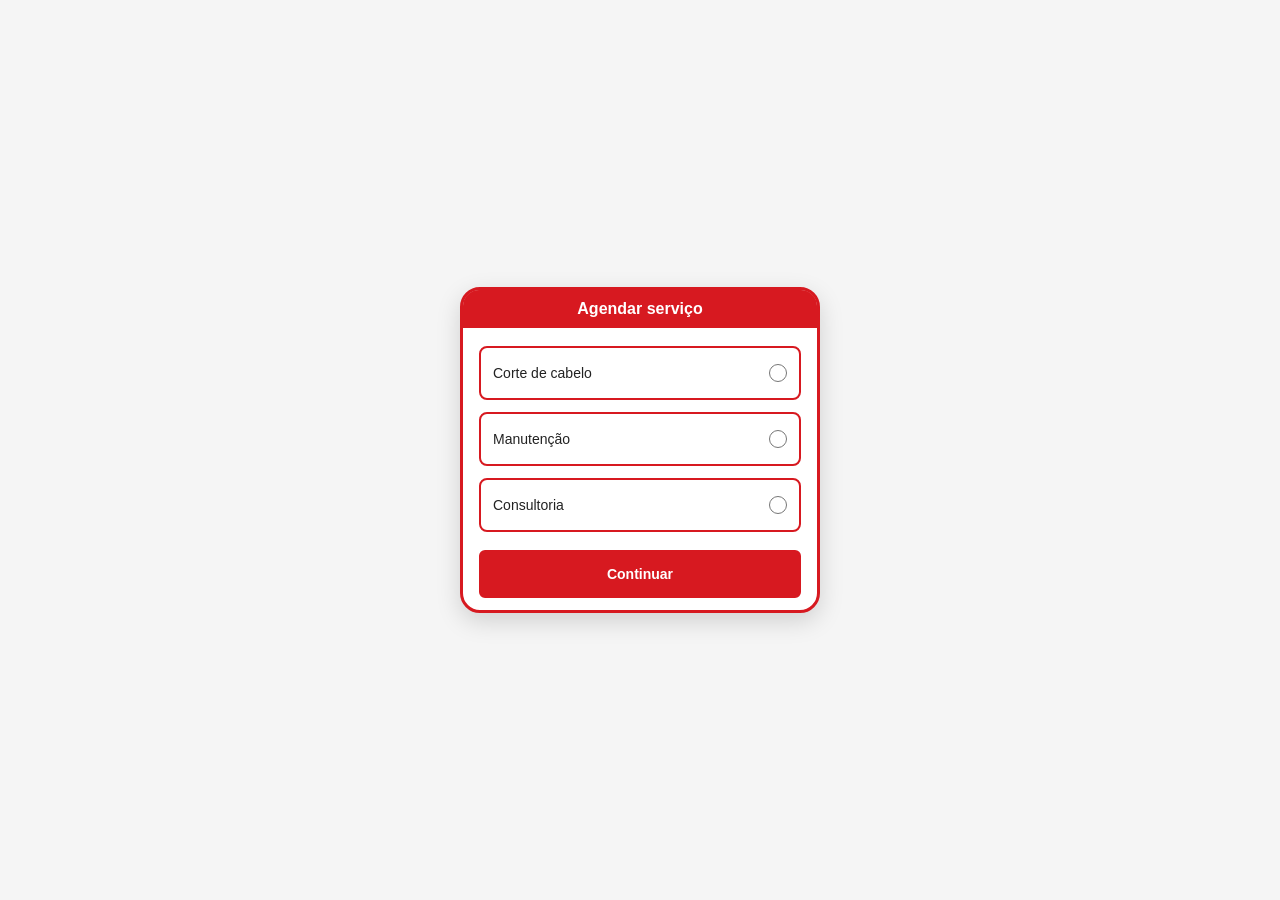
<file: index.html>
<!DOCTYPE html>
<html lang="pt-BR">
<head>
    <meta charset="UTF-8">
    <meta name="viewport" content="width=device-width, initial-scale=1.0">
    <title>Agendar serviço</title>
    <link rel="stylesheet" href="sty.css">
</head>
<body>
    <main class="tela">
        <form class="card">
            <h1 class="cabecalho">Agendar serviço</h1>

            <div class="opcoes" role="radiogroup" aria-label="Selecione um serviço">
                <label class="opcao">
                    <span>Corte de cabelo</span>
                    <input type="radio" name="servico" value="corte">
                </label>
                <label class="opcao">
                    <span>Manutenção</span>
                    <input type="radio" name="servico" value="manutencao">
                </label>
                <label class="opcao">
                    <span>Consultoria</span>
                    <input type="radio" name="servico" value="consultoria">
                </label>
            </div>

            <button class="btn-continuar" type="button">Continuar</button>
        </form>
    </main>
</body>
</html>
</file>
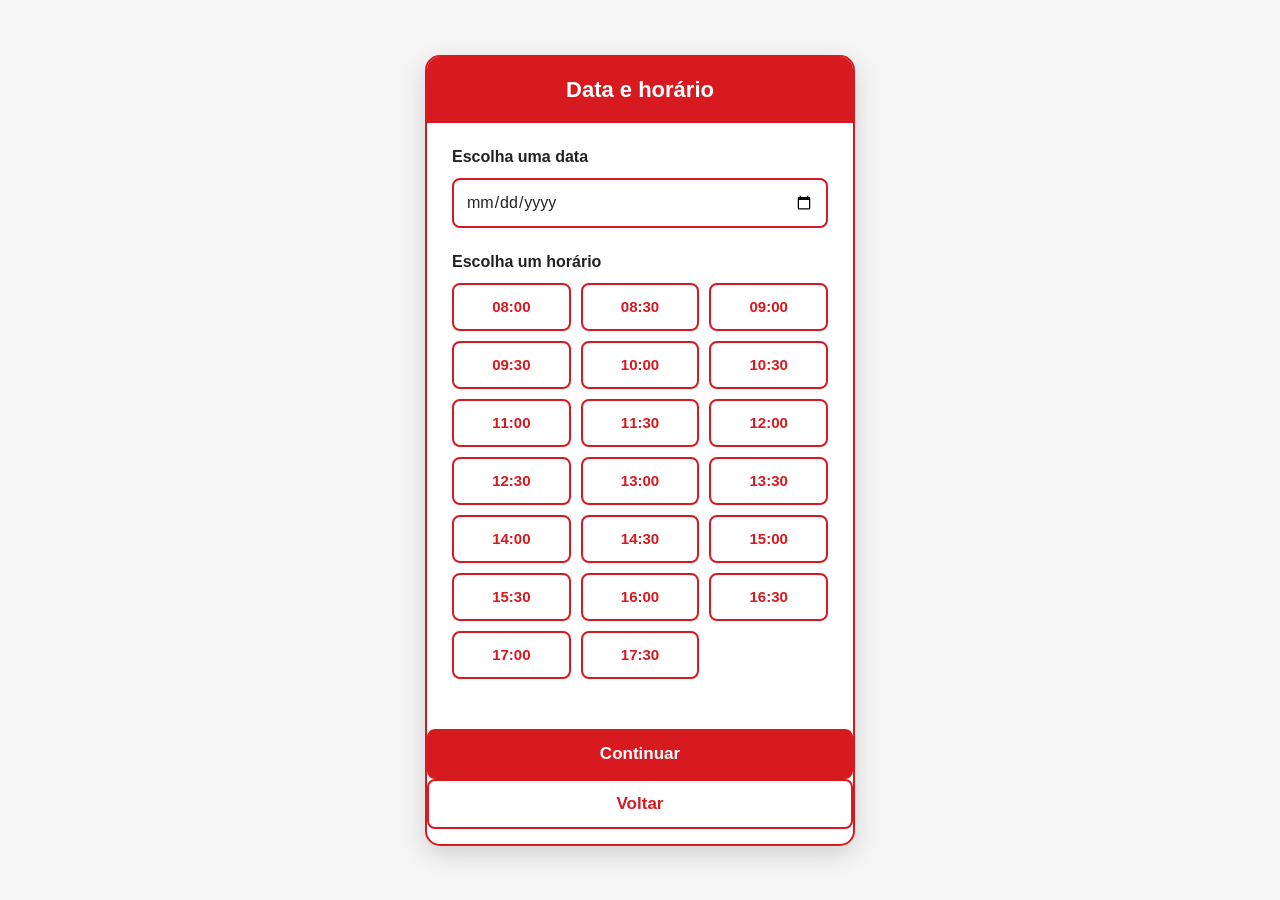
<file: dth.html>
<!DOCTYPE html>
<html lang="pt-BR">

<head>
    <meta charset="UTF-8">
    <meta name="viewport" content="width=device-width, initial-scale=1.0">
    <title>Data e Horário</title>

    <link rel="stylesheet" href="style.css">
</head>

<body>

    <main class="tela">

        <form class="card">

            <h1 class="cabecalho">Data e horário</h1>

            <div class="data-horario">

                <p class="horarios-titulo">
                    Escolha uma data
                </p>

                <input
                    type="date"
                    id="data"
                    class="data"
                >

                <p class="horarios-titulo">
                    Escolha um horário
                </p>

                <div class="horarios">

                    <button type="button" class="horario">08:00</button>
                    <button type="button" class="horario">08:30</button>
                    <button type="button" class="horario">09:00</button>
                    <button type="button" class="horario">09:30</button>
                    <button type="button" class="horario">10:00</button>
                    <button type="button" class="horario">10:30</button>
                    <button type="button" class="horario">11:00</button>
                    <button type="button" class="horario">11:30</button>
                    <button type="button" class="horario">12:00</button>
                    <button type="button" class="horario">12:30</button>
                    <button type="button" class="horario">13:00</button>
                    <button type="button" class="horario">13:30</button>
                    <button type="button" class="horario">14:00</button>
                    <button type="button" class="horario">14:30</button>
                    <button type="button" class="horario">15:00</button>
                    <button type="button" class="horario">15:30</button>
                    <button type="button" class="horario">16:00</button>
                    <button type="button" class="horario">16:30</button>
                    <button type="button" class="horario">17:00</button>
                    <button type="button" class="horario">17:30</button>

                </div>

            </div>

            <button
                type="button"
                id="continuar"
                class="continuar">
                Continuar
            </button>

            <button
                type="button"
                id="voltar"
                class="btn-voltar">
                Voltar
            </button>

            <p id="mensagem"></p>

        </form>

    </main>

    <script>

        const horarios = document.querySelectorAll(".horario");

        const data = document.getElementById("data");

        const continuar = document.getElementById("continuar");

        const voltar = document.getElementById("voltar");

        const mensagem = document.getElementById("mensagem");

        let horarioSelecionado = null;


        horarios.forEach(function(horario) {

            horario.addEventListener("click", function() {

                horarios.forEach(function(item) {
                    item.classList.remove("selecionado");
                });

                horario.classList.add("selecionado");

                horarioSelecionado = horario;

            });

        });


        continuar.addEventListener("click", function() {

            if (!data.value) {

                mensagem.textContent = "Escolha uma data.";

                return;
            }

            if (!horarioSelecionado) {

                mensagem.textContent = "Escolha um horário.";

                return;
            }


            const partes = data.value.split("-");

            const dataFormatada =
                partes[2] + "/" +
                partes[1] + "/" +
                partes[0];


            sessionStorage.setItem(
                "dataAgendamento",
                dataFormatada
            );


            sessionStorage.setItem(
                "horarioAgendamento",
                horarioSelecionado.textContent.trim()
            );


            window.location.href = "confirmacao.html";

        });


        voltar.addEventListener("click", function() {

            window.location.href = "servico.html";

        });

    </script>

</body>

</html>
</file>
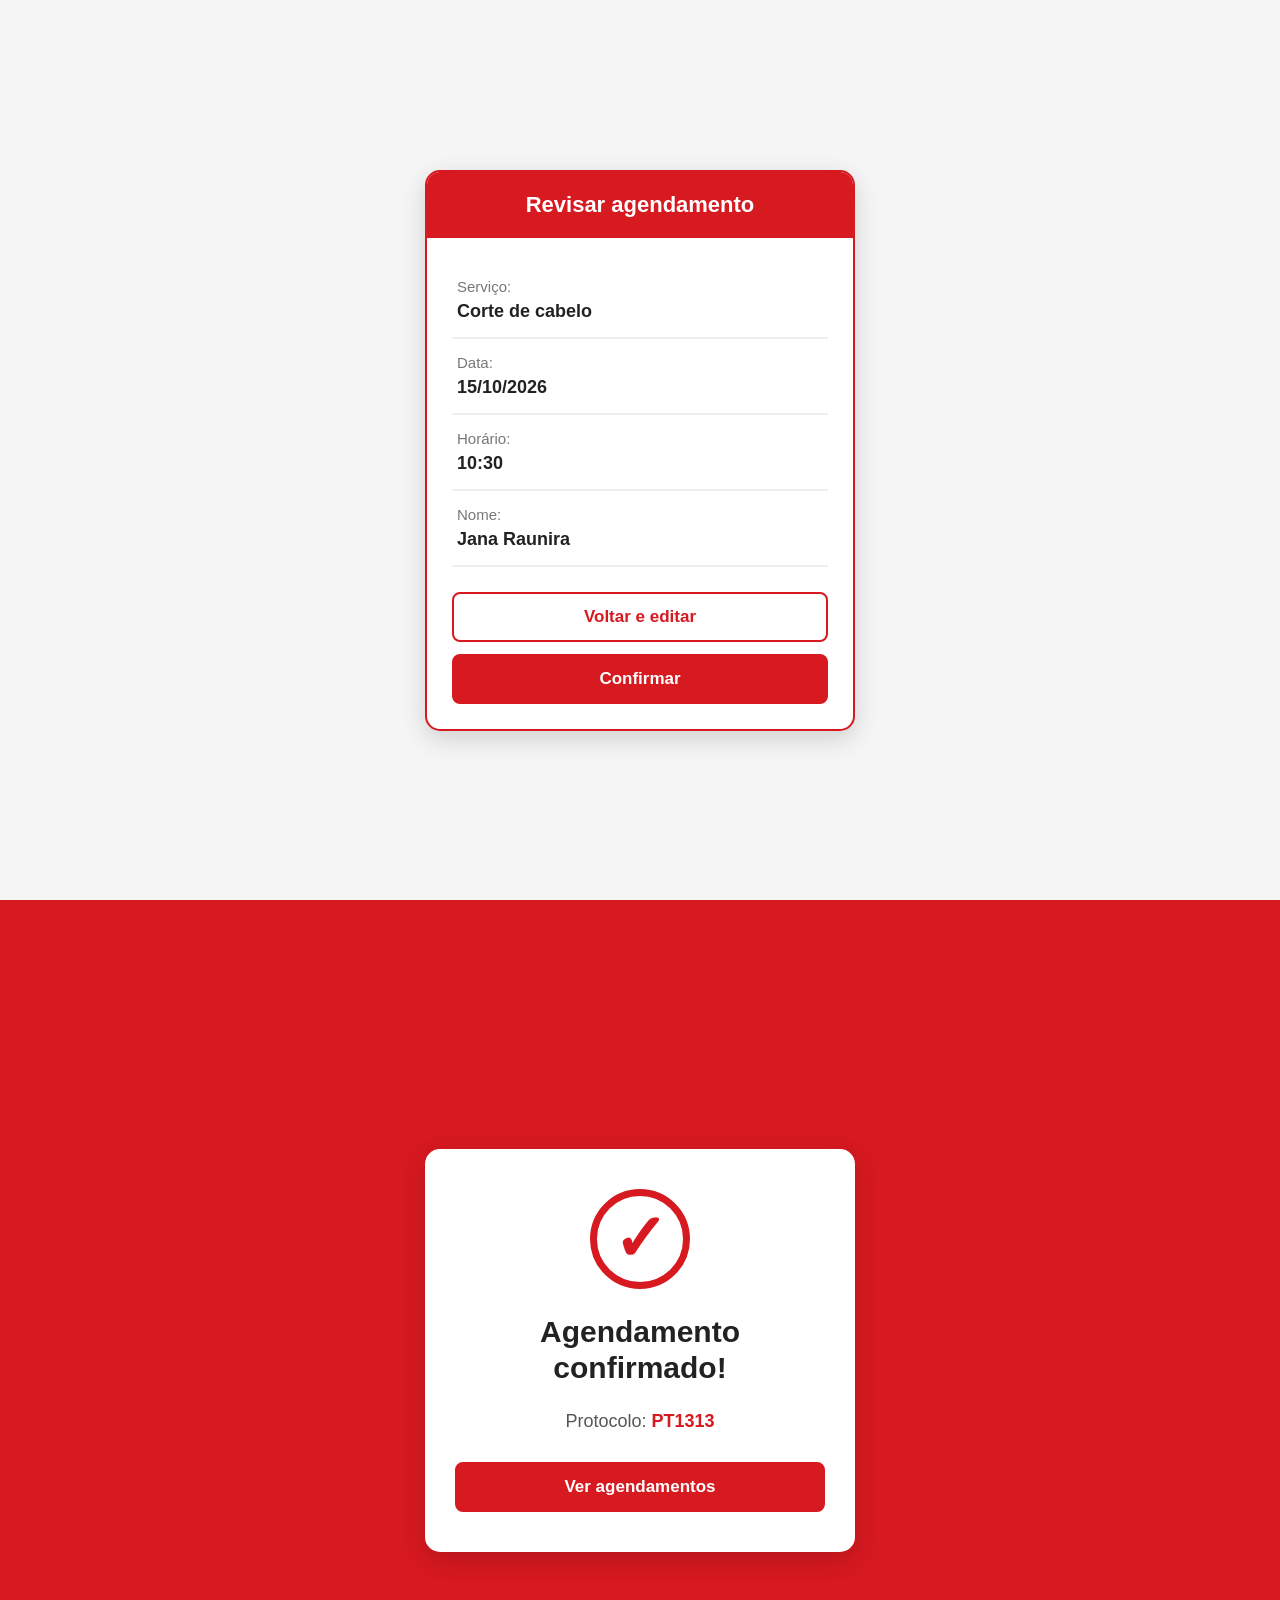
<file: index5.html>
<!DOCTYPE html>
<html lang="pt-BR">
<head>
    <meta charset="UTF-8">
    <meta name="viewport" content="width=device-width, initial-scale=1.0">
    <title>AgendaFácil</title>
    <link rel="stylesheet" href="style4.css">
</head>

<body>

    <!-- TELA 3 - CONFIRMAÇÃO -->
    <section class="tela">
        <div class="card">

            <div class="cabecalho">
                Revisar agendamento
            </div>

            <div class="dados">

                <div class="campo">
                    <span>Serviço:</span>
                    <strong>Corte de cabelo</strong>
                </div>

                <div class="campo">
                    <span>Data:</span>
                    <strong>15/10/2026</strong>
                </div>

                <div class="campo">
                    <span>Horário:</span>
                    <strong>10:30</strong>
                </div>

                <div class="campo">
                    <span>Nome:</span>
                    <strong>Jana Raunira</strong>
                </div>

            </div>

            <div class="botoes">
                <button class="btn-editar">
                    Voltar e editar
                </button>

                <button class="btn-confirmar" onclick="confirmarAgendamento()">
                    Confirmar
                </button>
            </div>

        </div>
    </section>


    <!-- TELA 4 - RESULTADO -->
    <section class="tela tela-resultado" id="resultado">

        <div class="card resultado-card">

            <div class="icone-confirmacao">
                ✓
            </div>

            <h1>Agendamento<br>confirmado!</h1>

            <p class="protocolo">
                Protocolo: <strong>PT1313</strong>
            </p>

            <button class="btn-agendamentos">
                Ver agendamentos
            </button>

        </div>

    </section>


    <script>
        function confirmarAgendamento() {
            document.getElementById("resultado").scrollIntoView({
                behavior: "smooth"
            });
        }
    </script>

</body>
</html>
</file>
<file: sty.css>
* {
    margin: 0;
    padding: 0;
    box-sizing: border-box;
}

body {
    min-height: 100vh;
    display: flex;
    justify-content: center;
    align-items: center;
    padding: 24px;
    background-color: #f5f5f5;
    color: #222;
    font-family: Arial, Helvetica, sans-serif;
}

.tela {
    width: min(100%, 360px);
}

.card {
    display: flex;
    flex-direction: column;
    gap: 18px;
    width: 100%;
    padding: 20px 16px 12px;
    border: 3px solid #d71920;
    border-radius: 20px;
    background-color: #fff;
    box-shadow: 0 8px 25px rgba(0, 0, 0, 0.15);
}

.cabecalho {
    margin: -20px -16px 0;
    padding: 10px;
    border-radius: 16px 16px 0 0;
    background-color: #d71920;
    color: #fff;
    font-size: 16px;
    font-weight: bold;
    text-align: center;
}

.opcoes {
    display: flex;
    flex-direction: column;
    gap: 12px;
}

.opcao {
    min-height: 54px;
    display: flex;
    align-items: center;
    justify-content: space-between;
    padding: 0 12px;
    border: 2px solid #d71920;
    border-radius: 8px;
    color: #222;
    cursor: pointer;
    font-size: 14px;
}

.opcao input {
    width: 18px;
    height: 18px;
    accent-color: #d71920;
}

.btn-continuar {
    min-height: 48px;
    border: 2px solid #d71920;
    border-radius: 6px;
    background-color: #d71920;
    color: #fff;
    cursor: pointer;
    font: inherit;
    font-size: 14px;
    font-weight: bold;
}

.btn-continuar:hover {
    background-color: #b9151b;
}

.opcao:focus-within,
.btn-continuar:focus-visible {
    outline: 3px solid #f3a2a5;
    outline-offset: 3px;
}

@media (max-width: 500px) {
    body {
        padding: 16px 12px;
    }

    .tela {
        width: 100%;
        max-width: 100%;
    }

    .card {
        gap: 14px;
        padding: 18px 12px 10px;
    }

    .cabecalho {
        margin: -18px -12px 0;
        padding: 12px 8px;
        font-size: 15px;
    }

    .opcao {
        min-height: 52px;
        font-size: 15px;
    }
}
</file>
<file: style.css>
/* =========================
   RESET
========================= */

* {
    margin: 0;
    padding: 0;
    box-sizing: border-box;
}

/* =========================
   BODY
========================= */

body {
    font-family: Arial, Helvetica, sans-serif;
    background-color: #f5f5f5;
    color: #222;
}

/* =========================
   TELAS
========================= */

.tela {
    min-height: 100vh;
    display: flex;
    justify-content: center;
    align-items: center;
    padding: 40px 20px;
}

/* =========================
   CARD
========================= */

.card {
    width: 100%;
    max-width: 430px;
    background-color: #ffffff;
    border-radius: 15px;
    overflow: hidden;
    box-shadow: 0 8px 25px rgba(0, 0, 0, 0.15);
    border: 2px solid #d71920;
}

/* =========================
   CABEÇALHO
========================= */

.cabecalho {
    background-color: #d71920;
    color: white;
    text-align: center;
    font-size: 22px;
    font-weight: bold;
    padding: 20px;
}

/* =========================
   DADOS DO AGENDAMENTO
========================= */

.dados {
    padding: 25px;
}

.campo {
    display: flex;
    flex-direction: column;
    gap: 6px;
    padding: 15px 5px;
    border-bottom: 2px solid #eeeeee;
}

.campo span {
    color: #777;
    font-size: 15px;
}

.campo strong {
    color: #222;
    font-size: 18px;
}

/* =========================
   BOTÕES
========================= */

.botoes {
    display: flex;
    flex-direction: column;
    gap: 12px;
    padding: 0 25px 25px;
}

button {
    width: 100%;
    min-height: 50px;
    border-radius: 8px;
    font-size: 17px;
    font-weight: bold;
    cursor: pointer;
    transition: 0.2s;
}

/* =========================
   BOTÃO VOLTAR
========================= */

.btn-voltar {
    background-color: white;
    color: #d71920;
    border: 2px solid #d71920;
}

.btn-voltar:hover {
    background-color: #fff0f0;
}

/* =========================
   BOTÃO CONFIRMAR
========================= */

.btn-confirmar {
    background-color: #d71920;
    color: white;
    border: 2px solid #d71920;
}

.btn-confirmar:hover {
    background-color: #b9151b;
}

/* =========================
   TELA 2 — DATA E HORÁRIO
========================= */

.data-horario {
    padding: 25px;
}

/* Texto */

.data-horario label {
    display: block;
    font-size: 16px;
    font-weight: bold;
    margin-bottom: 8px;
}

/* =========================
   CAMPO DE DATA
========================= */

.data {
    width: 100%;
    min-height: 50px;
    padding: 10px 12px;
    background-color: white;
    color: #222;
    border: 2px solid #d71920;
    border-radius: 8px;
    font-size: 16px;
    font-family: Arial, Helvetica, sans-serif;
    margin-bottom: 25px;
}

.data:focus {
    outline: 3px solid rgba(215, 25, 32, 0.2);
    border-color: #b9151b;
}

/* =========================
   TÍTULO DOS HORÁRIOS
========================= */

.horarios-titulo {
    font-size: 16px;
    font-weight: bold;
    margin-bottom: 12px;
}

/* =========================
   ÁREA DOS HORÁRIOS
========================= */

.horarios {
    display: grid;
    grid-template-columns: repeat(3, 1fr);
    gap: 10px;
    margin-bottom: 25px;
}

/* =========================
   CADA HORÁRIO
========================= */

.horario {
    width: 100%;
    min-height: 48px;
    background-color: white;
    color: #d71920;
    border: 2px solid #d71920;
    border-radius: 8px;
    font-size: 15px;
    font-weight: bold;
    cursor: pointer;
}

/* Horário selecionado */

.horario.selecionado {
    background-color: #d71920;
    color: white;
}

/* Passar o mouse */

.horario:hover {
    background-color: #fff0f0;
}

/* Horário selecionado com mouse */

.horario.selecionado:hover {
    background-color: #b9151b;
}

/* =========================
   BOTÃO CONTINUAR
========================= */

.continuar {
    width: 100%;
    background-color: #d71920;
    color: white;
    border: 2px solid #d71920;
    border-radius: 8px;
    min-height: 50px;
    font-size: 17px;
    font-weight: bold;
    cursor: pointer;
}

.continuar:hover {
    background-color: #b9151b;
}

/* =========================
   MENSAGEM
========================= */

#mensagem {
    text-align: center;
    margin-top: 15px;
    font-size: 15px;
    font-weight: bold;
    color: #d71920;
}

/* =========================
   TELA 4
========================= */

.tela-resultado {
    background-color: #d71920;
}

.resultado-card {
    text-align: center;
    padding: 40px 30px;
    border: none;
}

/* =========================
   ÍCONE DE CONFIRMAÇÃO
========================= */

.icone-confirmacao {
    width: 100px;
    height: 100px;
    margin: 0 auto 25px;
    border: 7px solid #d71920;
    border-radius: 50%;
    display: flex;
    align-items: center;
    justify-content: center;
    color: #d71920;
    background-color: white;
    font-size: 65px;
    font-weight: bold;
}

/* =========================
   TEXTO
========================= */

.resultado-card h1 {
    color: #222;
    font-size: 30px;
    line-height: 1.2;
    margin-bottom: 25px;
}

.protocolo {
    color: #555;
    font-size: 18px;
    margin-bottom: 30px;
}

.protocolo strong {
    color: #d71920;
}

/* =========================
   BOTÃO AGENDAMENTOS
========================= */

.btn-agendamentos {
    background-color: #d71920;
    color: white;
    border: 2px solid #d71920;
}

.btn-agendamentos:hover {
    background-color: #b9151b;
}

/* =========================
   ACESSIBILIDADE — FOCO
========================= */

button:focus,
input:focus {
    outline: 3px solid rgba(215, 25, 32, 0.35);
    outline-offset: 2px;
}

/* =========================
   RESPONSIVIDADE — CELULAR
========================= */

@media (max-width: 500px) {

    .tela {
        min-height: 100vh;
        padding: 15px 10px;
        align-items: flex-start;
    }

    .card {
        width: 100%;
        max-width: 100%;
        margin-top: 10px;
        border-radius: 12px;
    }

    .cabecalho {
        font-size: 19px;
        padding: 18px 15px;
    }

    .dados {
        padding: 20px;
    }

    .data-horario {
        padding: 20px;
    }

    .data-horario label {
        font-size: 16px;
    }

    .data {
        width: 100%;
        min-height: 48px;
        font-size: 16px;
        margin-bottom: 22px;
    }

    .horarios-titulo {
        font-size: 16px;
        margin-bottom: 12px;
    }

    .horarios {
        grid-template-columns: repeat(2, 1fr);
        gap: 10px;
        margin-bottom: 22px;
    }

    .horario {
        min-height: 48px;
        font-size: 15px;
    }

    .continuar {
        min-height: 50px;
        font-size: 16px;
    }

    .botoes {
        padding: 0 20px 20px;
    }

    button {
        min-height: 50px;
        font-size: 16px;
    }

    .resultado-card {
        padding: 30px 20px;
    }

    .resultado-card h1 {
        font-size: 26px;
    }

    .icone-confirmacao {
        width: 85px;
        height: 85px;
        font-size: 52px;
        border-width: 6px;
    }
}

/* =========================
   CELULARES MUITO PEQUENOS
========================= */

@media (max-width: 350px) {

    .tela {
        padding: 10px 8px;
    }

    .card {
        border-radius: 10px;
    }

    .cabecalho {
        font-size: 18px;
        padding: 16px 10px;
    }

    .data-horario {
        padding: 16px;
    }

    .horarios {
        grid-template-columns: 1fr 1fr;
        gap: 8px;
    }

    .horario {
        min-height: 45px;
        font-size: 14px;
    }

    .data {
        font-size: 15px;
    }

    .resultado-card {
        padding: 25px 15px;
    }
}
</file>
<file: style4.css>
* {
    margin: 0;
    padding: 0;
    box-sizing: border-box;
}

body {
    font-family: Arial, Helvetica, sans-serif;
    background-color: #f5f5f5;
    color: #222;
}

/* =========================
   TELAS
========================= */

.tela {
    min-height: 100vh;
    display: flex;
    justify-content: center;
    align-items: center;
    padding: 40px 20px;
}

/* =========================
   CARD
========================= */

.card {
    width: 100%;
    max-width: 430px;
    background-color: #ffffff;
    border-radius: 15px;
    overflow: hidden;
    box-shadow: 0 8px 25px rgba(0, 0, 0, 0.15);
    border: 2px solid #d71920;
}

/* =========================
   CABEÇALHO
========================= */

.cabecalho {
    background-color: #d71920;
    color: white;
    text-align: center;
    font-size: 22px;
    font-weight: bold;
    padding: 20px;
}

/* =========================
   DADOS DO AGENDAMENTO
========================= */

.dados {
    padding: 25px;
}

.campo {
    display: flex;
    flex-direction: column;
    gap: 6px;

    padding: 15px 5px;
    border-bottom: 2px solid #eeeeee;
}

.campo span {
    color: #777;
    font-size: 15px;
}

.campo strong {
    color: #222;
    font-size: 18px;
}

/* =========================
   BOTÕES
========================= */

.botoes {
    display: flex;
    flex-direction: column;
    gap: 12px;
    padding: 0 25px 25px;
}

button {
    width: 100%;
    min-height: 50px;
    border-radius: 8px;
    font-size: 17px;
    font-weight: bold;
    cursor: pointer;
    transition: 0.2s;
}

/* Botão voltar */

.btn-editar {
    background-color: white;
    color: #d71920;
    border: 2px solid #d71920;
}

.btn-editar:hover {
    background-color: #fff0f0;
}

/* Botão confirmar */

.btn-confirmar {
    background-color: #d71920;
    color: white;
    border: 2px solid #d71920;
}

.btn-confirmar:hover {
    background-color: #b9151b;
}

/* =========================
   TELA 4
========================= */

.tela-resultado {
    background-color: #d71920;
}

.resultado-card {
    text-align: center;
    padding: 40px 30px;
    border: none;
}

/* =========================
   ÍCONE DE CONFIRMAÇÃO
========================= */

.icone-confirmacao {
    width: 100px;
    height: 100px;

    margin: 0 auto 25px;

    border: 7px solid #d71920;
    border-radius: 50%;

    display: flex;
    align-items: center;
    justify-content: center;

    color: #d71920;
    background-color: white;

    font-size: 65px;
    font-weight: bold;
}

/* =========================
   TEXTO
========================= */

.resultado-card h1 {
    color: #222;
    font-size: 30px;
    line-height: 1.2;
    margin-bottom: 25px;
}

.protocolo {
    color: #555;
    font-size: 18px;
    margin-bottom: 30px;
}

.protocolo strong {
    color: #d71920;
}

/* =========================
   BOTÃO AGENDAMENTOS
========================= */

.btn-agendamentos {
    background-color: #d71920;
    color: white;
    border: 2px solid #d71920;
}

.btn-agendamentos:hover {
    background-color: #b9151b;
}

/* =========================
   RESPONSIVIDADE
========================= */

@media (max-width: 500px) {

    .tela {
        padding: 20px 15px;
    }

    .cabecalho {
        font-size: 19px;
    }

    .resultado-card h1 {
        font-size: 26px;
    }

    .icone-confirmacao {
        width: 85px;
        height: 85px;
        font-size: 52px;
    }
}
</file>
